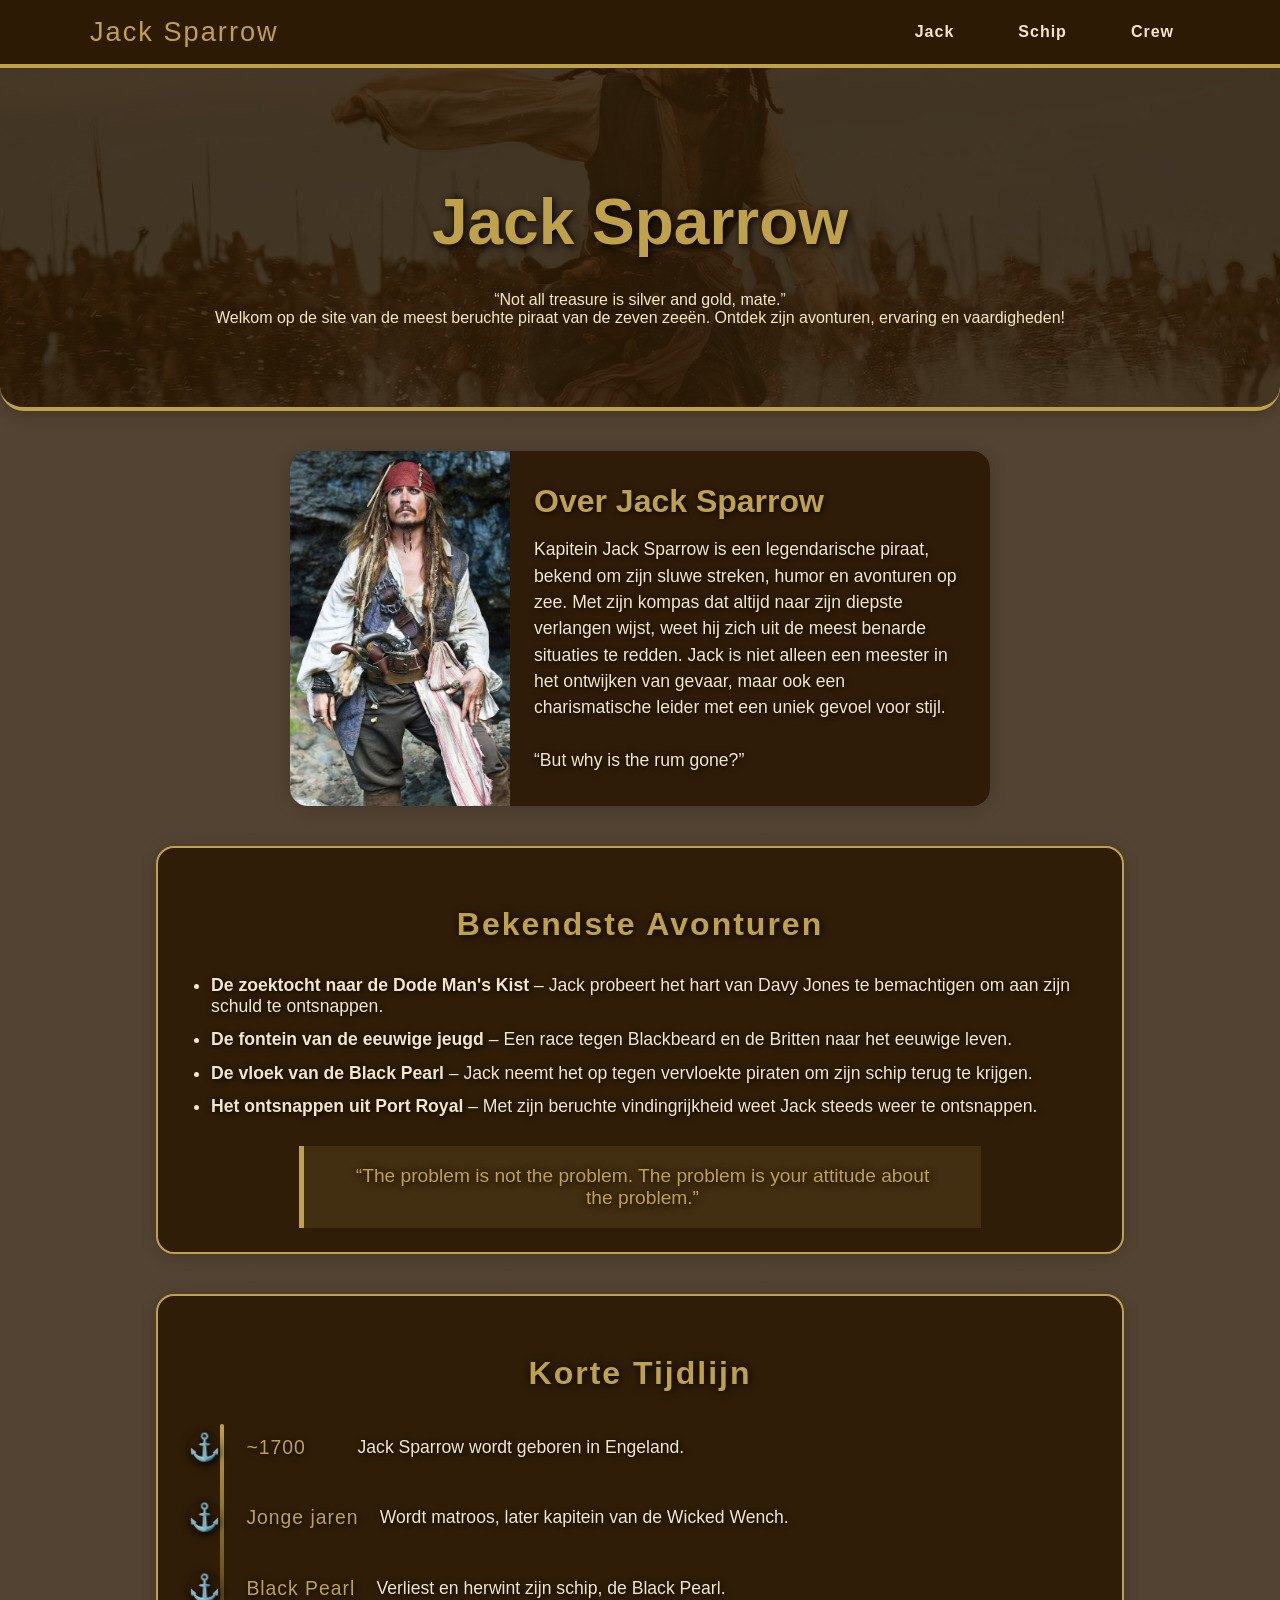
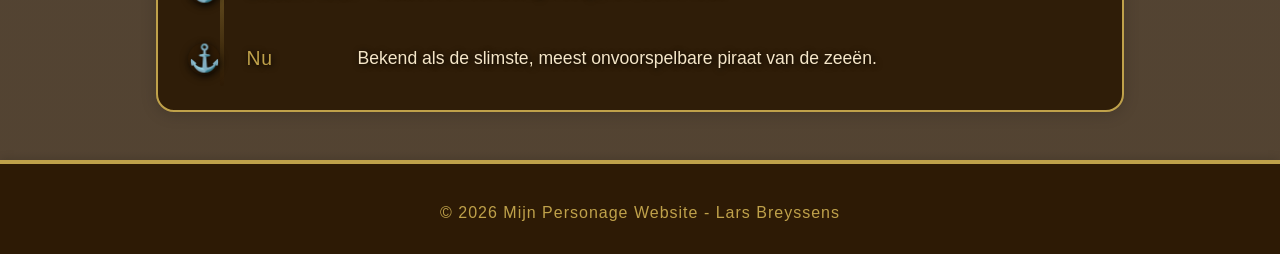
<file: index.html>
<!doctype html>
<html lang="nl">
  <head>
    <meta charset="UTF-8" />
    <meta name="viewport" content="width=device-width, initial-scale=1.0" />
    <title>Mijn Personage Website - Jack Sparrow</title>
    <link rel="stylesheet" href="style.css" />
  </head>
  <body>
    <nav>
      <div class="nav-container">
        <div class="nav-logo">Jack Sparrow</div>
        <button class="nav-toggle" aria-label="Menu" aria-expanded="false">
          <span class="bar"></span>
          <span class="bar"></span>
          <span class="bar"></span>
        </button>
        <ul class="nav-links">
          <li><a href="index.html">Jack</a></li>
          <li><a href="schip.html">Schip</a></li>
          <li><a href="crew.html">Crew</a></li>
        </ul>
      </div>
    </nav>
    <script>
      const navToggle = document.querySelector(".nav-toggle");
      const navLinks = document.querySelector(".nav-links");
      navToggle.addEventListener("click", function () {
        const expanded = navToggle.getAttribute("aria-expanded") === "true";
        navToggle.setAttribute("aria-expanded", !expanded);
        navLinks.classList.toggle("nav-open");
      });
    </script>

    <section class="hero">
      <h1>Jack Sparrow</h1>
      <p>
        “Not all treasure is silver and gold, mate.”<br />
        Welkom op de site van de meest beruchte piraat van de zeven zeeën.
        Ontdek zijn avonturen, ervaring en vaardigheden!
      </p>
    </section>

    <section class="about-section">
      <div class="about-container">
        <div class="about-img">
          <img src="images/jack.avif" alt="Jack Sparrow" />
        </div>
        <div class="about-text">
          <h2>Over Jack Sparrow</h2>
          <p>
            Kapitein Jack Sparrow is een legendarische piraat, bekend om zijn
            sluwe streken, humor en avonturen op zee. Met zijn kompas dat altijd
            naar zijn diepste verlangen wijst, weet hij zich uit de meest
            benarde situaties te redden. Jack is niet alleen een meester in het
            ontwijken van gevaar, maar ook een charismatische leider met een
            uniek gevoel voor stijl.<br /><br />
            “But why is the rum gone?”
          </p>
        </div>
      </div>
    </section>

    <section class="adventure-section">
      <h2 class="adventure-title">Bekendste Avonturen</h2>
      <ul class="adventure-list">
        <li>
          <strong>De zoektocht naar de Dode Man's Kist</strong> – Jack probeert
          het hart van Davy Jones te bemachtigen om aan zijn schuld te
          ontsnappen.
        </li>
        <li>
          <strong>De fontein van de eeuwige jeugd</strong> – Een race tegen
          Blackbeard en de Britten naar het eeuwige leven.
        </li>
        <li>
          <strong>De vloek van de Black Pearl</strong> – Jack neemt het op tegen
          vervloekte piraten om zijn schip terug te krijgen.
        </li>
        <li>
          <strong>Het ontsnappen uit Port Royal</strong> – Met zijn beruchte
          vindingrijkheid weet Jack steeds weer te ontsnappen.
        </li>
      </ul>
      <blockquote class="jack-quote">
        “The problem is not the problem. The problem is your attitude about the
        problem.”
      </blockquote>
    </section>

    <section class="timeline-section">
      <h2 class="timeline-title">Korte Tijdlijn</h2>
      <div class="timeline">
        <div class="timeline-item">
          <span class="timeline-year">~1700</span>
          <span class="timeline-desc"
            >Jack Sparrow wordt geboren in Engeland.</span
          >
        </div>
        <div class="timeline-item">
          <span class="timeline-year">Jonge jaren</span>
          <span class="timeline-desc"
            >Wordt matroos, later kapitein van de Wicked Wench.</span
          >
        </div>
        <div class="timeline-item">
          <span class="timeline-year">Black Pearl</span>
          <span class="timeline-desc"
            >Verliest en herwint zijn schip, de Black Pearl.</span
          >
        </div>
        <div class="timeline-item">
          <span class="timeline-year">Nu</span>
          <span class="timeline-desc"
            >Bekend als de slimste, meest onvoorspelbare piraat van de
            zeeën.</span
          >
        </div>
      </div>
    </section>

    <footer>
      <p>&copy; 2026 Mijn Personage Website - Lars Breyssens</p>
    </footer>
  </body>
</html>
</file>
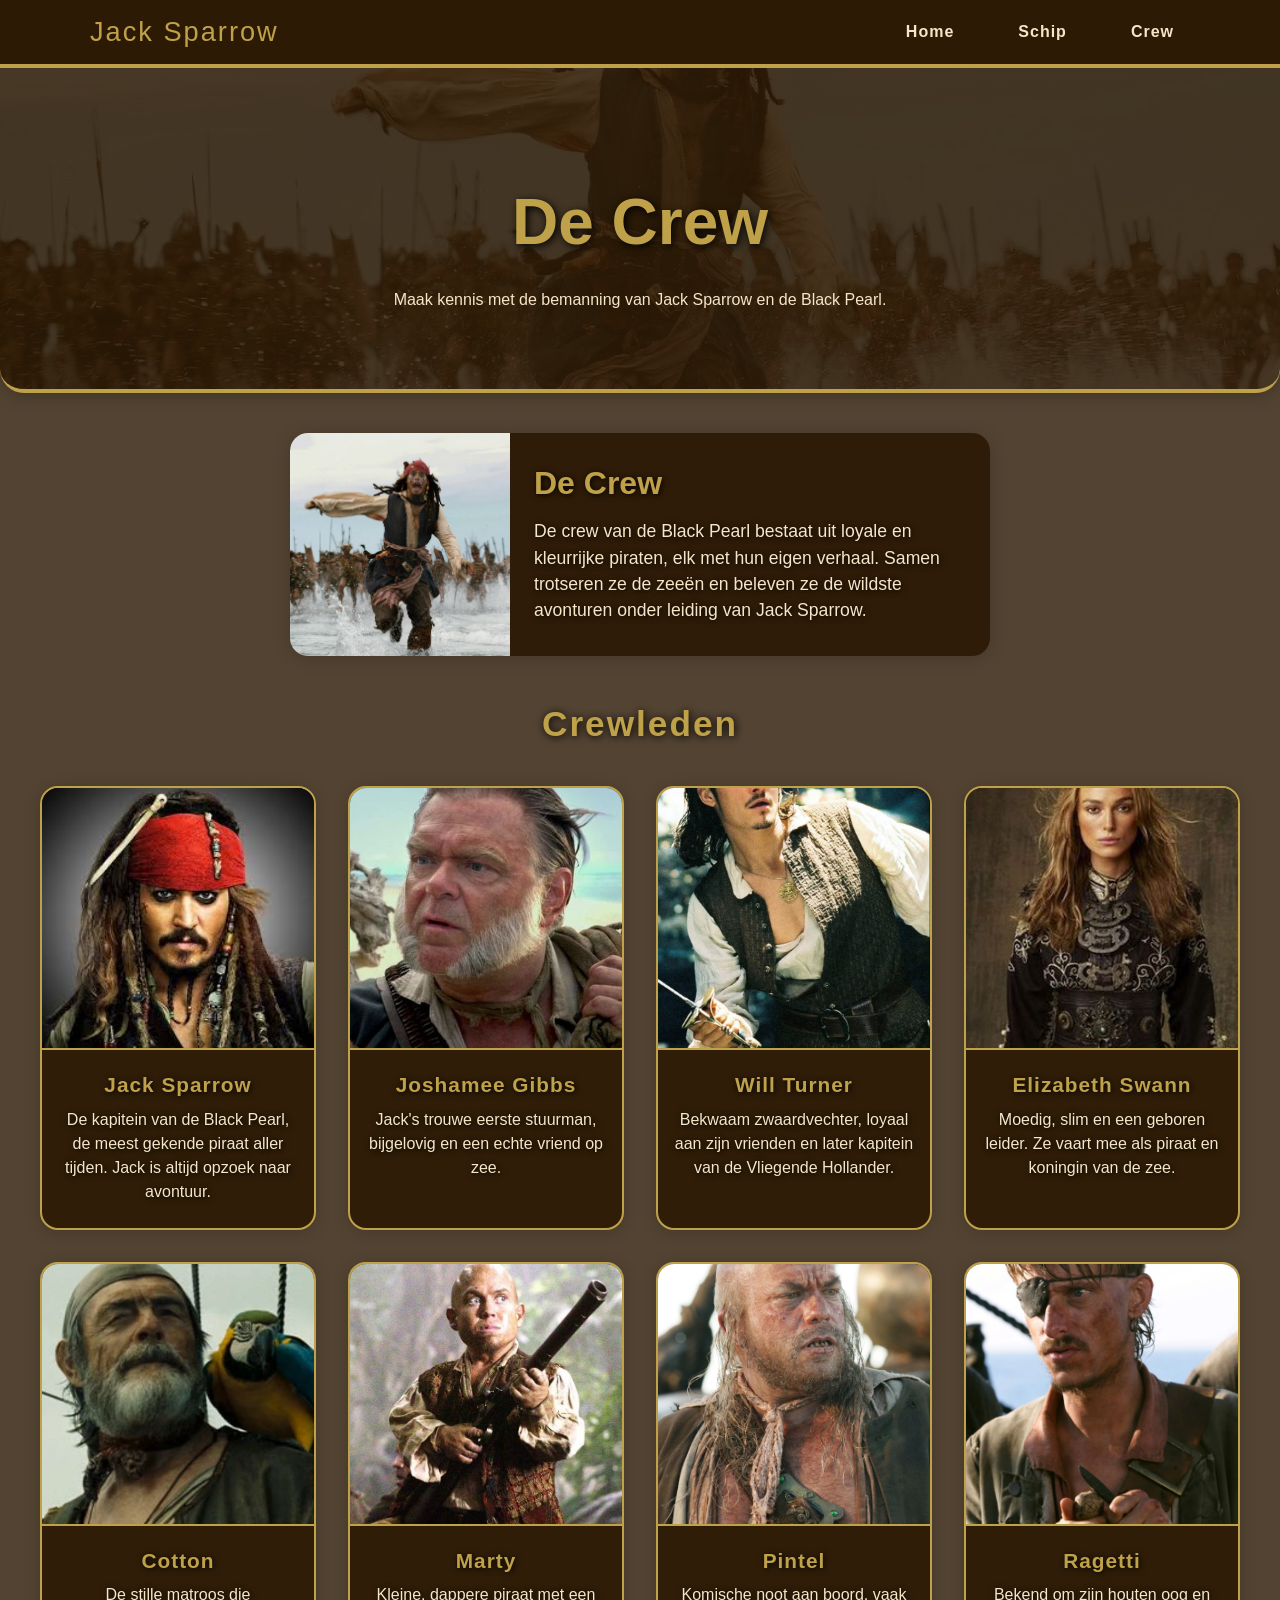
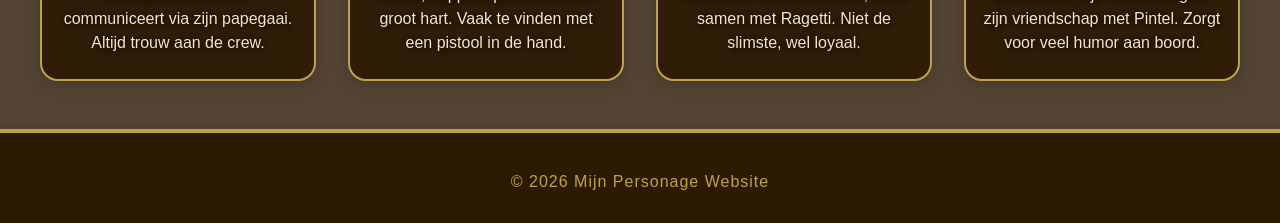
<file: crew.html>
<!doctype html>
<html lang="nl">
  <head>
    <meta charset="UTF-8" />
    <meta name="viewport" content="width=device-width, initial-scale=1.0" />
    <title>Crew van Jack Sparrow</title>
    <link rel="stylesheet" href="style.css" />
  </head>
  <body>
    <nav>
      <div class="nav-container">
        <div class="nav-logo">Jack Sparrow</div>
        <button class="nav-toggle" aria-label="Menu" aria-expanded="false">
          <span class="bar"></span>
          <span class="bar"></span>
          <span class="bar"></span>
        </button>
        <ul class="nav-links">
          <li><a href="index.html">Home</a></li>
          <li><a href="schip.html">Schip</a></li>
          <li><a href="crew.html">Crew</a></li>
        </ul>
      </div>
    </nav>
    <section class="hero">
      <h1>De Crew</h1>
      <p>Maak kennis met de bemanning van Jack Sparrow en de Black Pearl.</p>
    </section>
    <section class="about-section">
      <div class="about-container">
        <div class="about-img">
          <img src="images/Main.avif" alt="Crew" />
        </div>
        <div class="about-text">
          <h2>De Crew</h2>
          <p>
            De crew van de Black Pearl bestaat uit loyale en kleurrijke piraten,
            elk met hun eigen verhaal. Samen trotseren ze de zeeën en beleven ze
            de wildste avonturen onder leiding van Jack Sparrow.
          </p>
        </div>
      </div>
    </section>
    <section class="crew-list-section">
      <h2 class="crew-list-title">Crewleden</h2>
      <div class="crew-list">
        <div class="crew-member">
          <img src="images/Jacks.jpeg" alt="Jack Sparrow" />
          <div class="crew-info">
            <h3>Jack Sparrow</h3>
            <p>
              De kapitein van de Black Pearl, de meest gekende piraat aller
              tijden. Jack is altijd opzoek naar avontuur.
            </p>
          </div>
        </div>
        <div class="crew-member">
          <img src="images/Joshamee_Gibbs.jpg" alt="Joshamee Gibbs" />
          <div class="crew-info">
            <h3>Joshamee Gibbs</h3>
            <p>
              Jack's trouwe eerste stuurman, bijgelovig en een echte vriend op
              zee.
            </p>
          </div>
        </div>
        <div class="crew-member">
          <img src="images/will.jpg" alt="Will Turner" />
          <div class="crew-info">
            <h3>Will Turner</h3>
            <p>
              Bekwaam zwaardvechter, loyaal aan zijn vrienden en later kapitein
              van de Vliegende Hollander.
            </p>
          </div>
        </div>

        <div class="crew-member">
          <img src="images/ElizabethSwann.jpg" alt="Elizabeth Swann" />
          <div class="crew-info">
            <h3>Elizabeth Swann</h3>
            <p>
              Moedig, slim en een geboren leider. Ze vaart mee als piraat en
              koningin van de zee.
            </p>
          </div>
        </div>
        <div class="crew-member">
          <img src="images/Cotton.webp" alt="Cotton" />
          <div class="crew-info">
            <h3>Cotton</h3>
            <p>
              De stille matroos die communiceert via zijn papegaai. Altijd trouw
              aan de crew.
            </p>
          </div>
        </div>
        <div class="crew-member">
          <img src="images/Marty.webp" alt="Marty" />
          <div class="crew-info">
            <h3>Marty</h3>
            <p>
              Kleine, dappere piraat met een groot hart. Vaak te vinden met een
              pistool in de hand.
            </p>
          </div>
        </div>
        <div class="crew-member">
          <img src="images/Pintel_AWE_Cropped.webp" alt="Pintel" />
          <div class="crew-info">
            <h3>Pintel</h3>
            <p>
              Komische noot aan boord, vaak samen met Ragetti. Niet de slimste,
              wel loyaal.
            </p>
          </div>
        </div>
        <div class="crew-member">
          <img src="images/Ragetti_eyepatch.webp" alt="Ragetti" />
          <div class="crew-info">
            <h3>Ragetti</h3>
            <p>
              Bekend om zijn houten oog en zijn vriendschap met Pintel. Zorgt
              voor veel humor aan boord.
            </p>
          </div>
        </div>
      </div>
    </section>

    <footer>
      <p>&copy; 2026 Mijn Personage Website</p>
    </footer>
    <script>
      const navToggle = document.querySelector(".nav-toggle");
      const navLinks = document.querySelector(".nav-links");
      navToggle.addEventListener("click", function () {
        const expanded = navToggle.getAttribute("aria-expanded") === "true";
        navToggle.setAttribute("aria-expanded", !expanded);
        navLinks.classList.toggle("nav-open");
      });
    </script>
  </body>
</html>
</file>
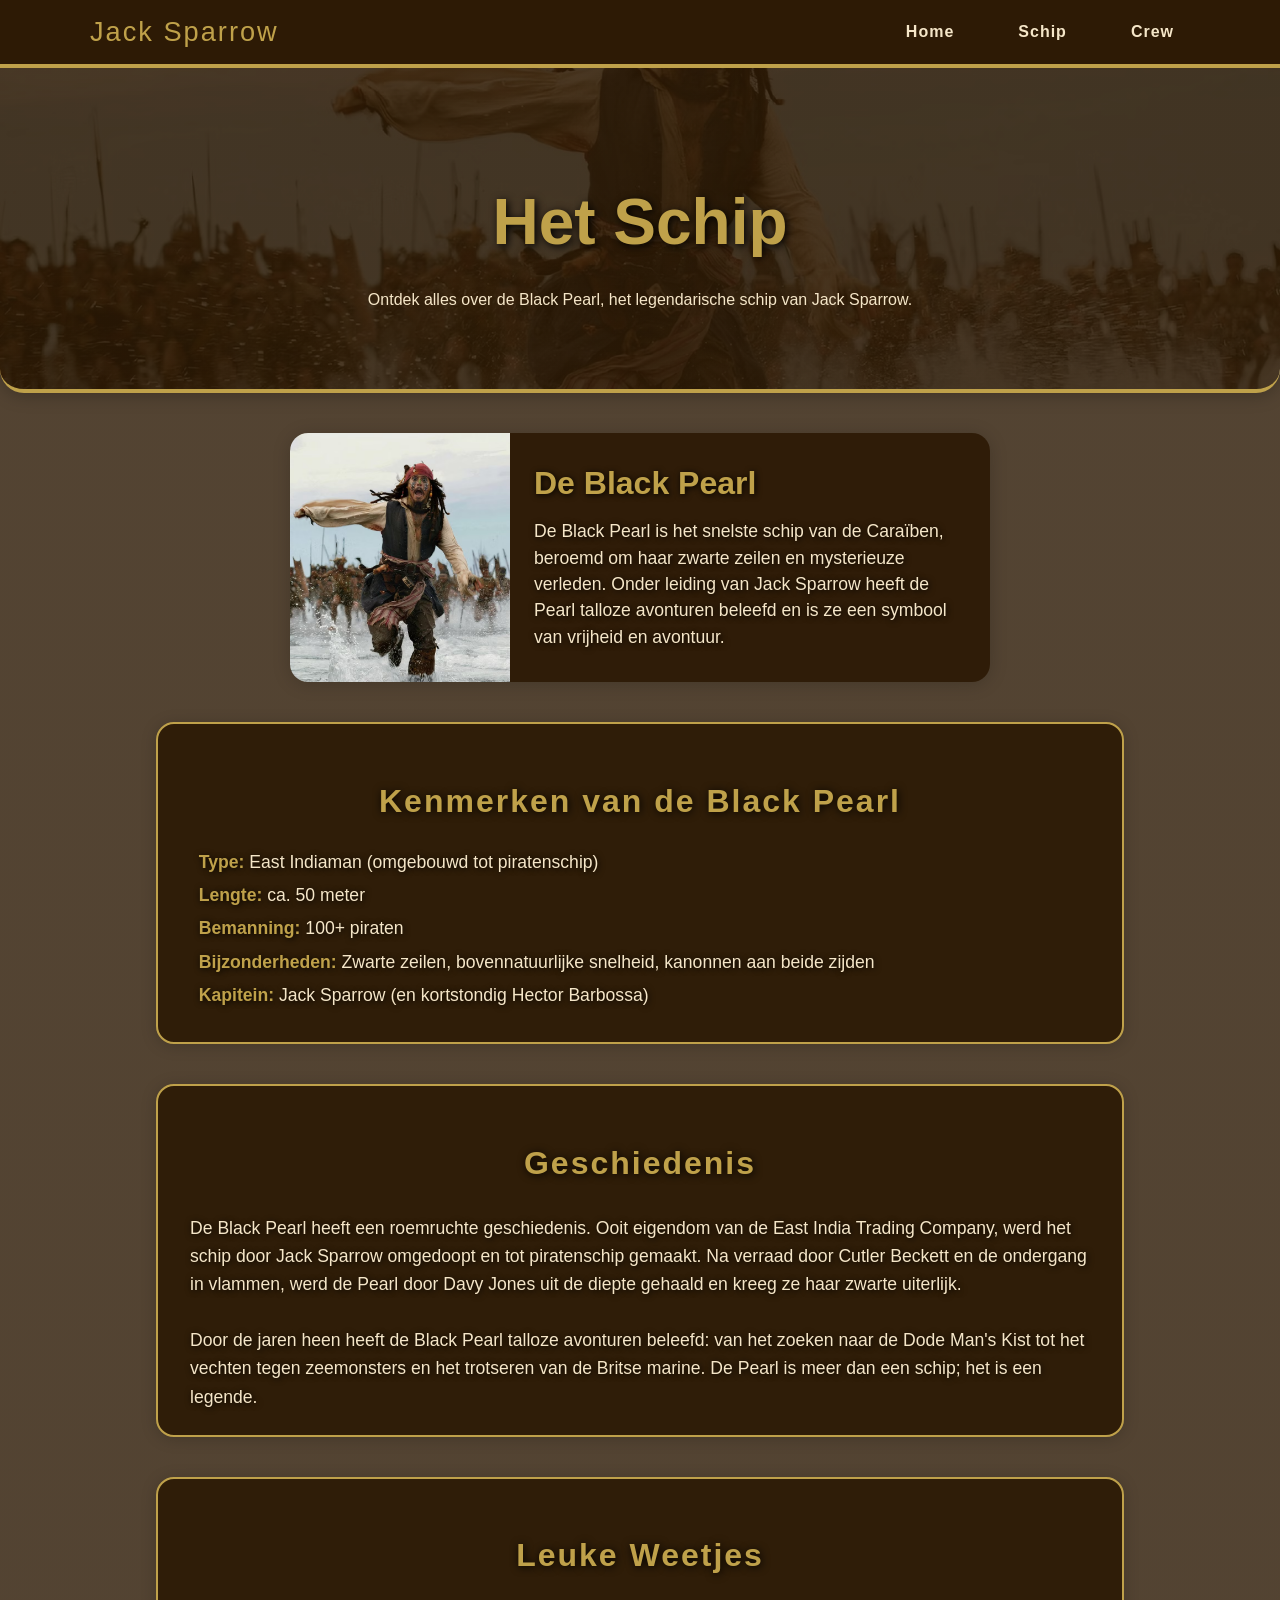
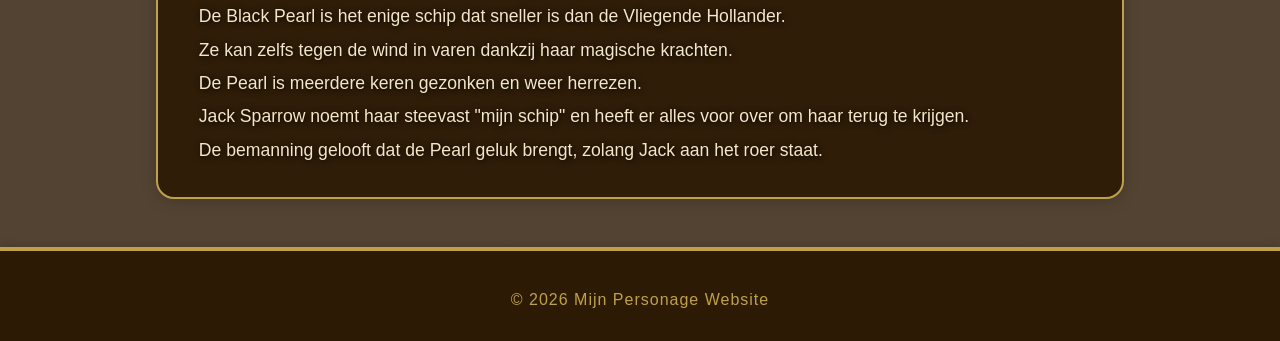
<file: schip.html>
<!doctype html>
<html lang="nl">
  <head>
    <meta charset="UTF-8" />
    <meta name="viewport" content="width=device-width, initial-scale=1.0" />
    <title>Het Schip van Jack Sparrow</title>
    <link rel="stylesheet" href="style.css" />
  </head>

  <body>
    <nav>
      <div class="nav-container">
        <div class="nav-logo">Jack Sparrow</div>
        <button class="nav-toggle" aria-label="Menu" aria-expanded="false">
          <span class="bar"></span>
          <span class="bar"></span>
          <span class="bar"></span>
        </button>
        <ul class="nav-links">
          <li><a href="index.html">Home</a></li>
          <li><a href="schip.html">Schip</a></li>
          <li><a href="crew.html">Crew</a></li>
        </ul>
      </div>
    </nav>
    <section class="hero">
      <h1>Het Schip</h1>
      <p>
        Ontdek alles over de Black Pearl, het legendarische schip van Jack
        Sparrow.
      </p>
    </section>

    <section class="about-section">
      <div class="about-container">
        <div class="about-img">
          <img src="images/Main.avif" alt="Black Pearl" />
        </div>
        <div class="about-text">
          <h2>De Black Pearl</h2>
          <p>
            De Black Pearl is het snelste schip van de Caraïben, beroemd om haar
            zwarte zeilen en mysterieuze verleden. Onder leiding van Jack
            Sparrow heeft de Pearl talloze avonturen beleefd en is ze een
            symbool van vrijheid en avontuur.
          </p>
        </div>
      </div>
    </section>

    <section class="ship-details-section">
      <h2 class="ship-details-title">Kenmerken van de Black Pearl</h2>
      <ul class="ship-details-list">
        <li>
          <strong>Type:</strong> East Indiaman (omgebouwd tot piratenschip)
        </li>
        <li><strong>Lengte:</strong> ca. 50 meter</li>
        <li><strong>Bemanning:</strong> 100+ piraten</li>
        <li>
          <strong>Bijzonderheden:</strong> Zwarte zeilen, bovennatuurlijke
          snelheid, kanonnen aan beide zijden
        </li>
        <li>
          <strong>Kapitein:</strong> Jack Sparrow (en kortstondig Hector
          Barbossa)
        </li>
      </ul>
    </section>

    <section class="ship-history-section">
      <h2 class="ship-details-title">Geschiedenis</h2>
      <p class="ship-history-text">
        De Black Pearl heeft een roemruchte geschiedenis. Ooit eigendom van de
        East India Trading Company, werd het schip door Jack Sparrow omgedoopt
        en tot piratenschip gemaakt. Na verraad door Cutler Beckett en de
        ondergang in vlammen, werd de Pearl door Davy Jones uit de diepte
        gehaald en kreeg ze haar zwarte uiterlijk.<br /><br />
        Door de jaren heen heeft de Black Pearl talloze avonturen beleefd: van
        het zoeken naar de Dode Man's Kist tot het vechten tegen zeemonsters en
        het trotseren van de Britse marine. De Pearl is meer dan een schip; het
        is een legende.
      </p>
    </section>

    <section class="ship-facts-section">
      <h2 class="ship-details-title">Leuke Weetjes</h2>
      <ul class="ship-facts-list">
        <li>
          De Black Pearl is het enige schip dat sneller is dan de Vliegende
          Hollander.
        </li>
        <li>
          Ze kan zelfs tegen de wind in varen dankzij haar magische krachten.
        </li>
        <li>De Pearl is meerdere keren gezonken en weer herrezen.</li>
        <li>
          Jack Sparrow noemt haar steevast "mijn schip" en heeft er alles voor
          over om haar terug te krijgen.
        </li>
        <li>
          De bemanning gelooft dat de Pearl geluk brengt, zolang Jack aan het
          roer staat.
        </li>
      </ul>
    </section>

    <footer>
      <p>&copy; 2026 Mijn Personage Website</p>
    </footer>
    <script>
      const navToggle = document.querySelector(".nav-toggle");
      const navLinks = document.querySelector(".nav-links");
      navToggle.addEventListener("click", function () {
        const expanded = navToggle.getAttribute("aria-expanded") === "true";
        navToggle.setAttribute("aria-expanded", !expanded);
        navLinks.classList.toggle("nav-open");
      });
    </script>
  </body>
</html>
</file>
<file: style.css>
.timeline-section {
  position: relative;
}
.timeline {
  display: flex;
  flex-direction: column;
  gap: 2.2em;
  position: relative;
  margin-left: 30px;
}
.timeline::before {
  content: "";
  position: absolute;
  left: 0;
  top: 0;
  width: 4px;
  height: 100%;
  background: linear-gradient(to bottom, #bfa14a 0%, #2d1a05 100%);
  border-radius: 2px;
}
.timeline-item {
  display: flex;
  align-items: flex-start;
  gap: 1.2em;
  color: #f5e6c8;
  font-size: 1.1em;
  text-shadow: 1px 1px 6px #000;
  position: relative;
  transition:
    background 0.18s,
    box-shadow 0.18s;
  border-radius: 10px;
  padding: 0.7em 1em 0.7em 1.5em;
  margin-bottom: 0.2em;
  cursor: pointer;
}
.timeline-item::before {
  content: "\2693";
  font-size: 1.5em;
  color: #bfa14a;
  position: absolute;
  left: -32px;
  top: 50%;
  transform: translateY(-50%);
  background: #2d1a05;
  border-radius: 50%;
  width: 32px;
  height: 32px;
  display: flex;
  align-items: center;
  justify-content: center;
  box-shadow: 0 2px 8px #0007;
}
.timeline-item:hover {
  background: rgba(191, 161, 74, 0.13);
  box-shadow: 0 2px 16px #bfa14a55;
  color: #bfa14a;
}
.timeline-item:hover .timeline-year {
  color: #fff;
}
.timeline-year {
  min-width: 90px;
  color: #bfa14a;
  font-family: "Pirata One", "Arial", cursive, sans-serif;
  font-size: 1.1em;
  letter-spacing: 1px;
  transition: color 0.18s;
}
.timeline-desc {
  flex: 1;
  transition: color 0.18s;
}
@media (max-width: 700px) {
  .timeline {
    margin-left: 18px;
    gap: 1.2em;
  }
  .timeline-item::before {
    left: -20px;
    width: 22px;
    height: 22px;
    font-size: 1em;
  }
  .timeline-year {
    min-width: 60px;
    font-size: 1em;
  }
}
/* Homepage extra content */
.adventure-section {
  max-width: 900px;
  margin: 2.5em auto 2em auto;
  background: rgba(45, 26, 5, 0.93);
  border-radius: 18px;
  box-shadow: 0 2px 16px rgba(0, 0, 0, 0.18);
  padding: 2em 2em 1.5em 2em;
  border: 2px solid #bfa14a;
}
.adventure-title {
  color: #bfa14a;
  font-family: "Pirata One", "Arial", cursive, sans-serif;
  font-size: 2em;
  margin-bottom: 1em;
  text-align: center;
  letter-spacing: 2px;
  text-shadow: 1px 1px 8px #000;
}
.adventure-list {
  color: #f5e6c8;
  font-size: 1.1em;
  margin-bottom: 1.5em;
  padding-left: 1.2em;
}
.adventure-list li {
  margin-bottom: 0.7em;
  text-shadow: 1px 1px 6px #000;
}
.jack-quote {
  display: block;
  margin: 1.5em auto 0 auto;
  padding: 1em 2em;
  background: rgba(191, 161, 74, 0.13);
  border-left: 5px solid #bfa14a;
  color: #bfa14a;
  font-family: "Pirata One", "Arial", cursive, sans-serif;
  font-size: 1.2em;
  text-align: center;
  max-width: 600px;
  text-shadow: 1px 1px 8px #000;
}
.timeline-section {
  max-width: 900px;
  margin: 2.5em auto 2em auto;
  background: rgba(45, 26, 5, 0.93);
  border-radius: 18px;
  box-shadow: 0 2px 16px rgba(0, 0, 0, 0.18);
  padding: 2em 2em 1.5em 2em;
  border: 2px solid #bfa14a;
}
.timeline-title {
  color: #bfa14a;
  font-family: "Pirata One", "Arial", cursive, sans-serif;
  font-size: 2em;
  margin-bottom: 1em;
  text-align: center;
  letter-spacing: 2px;
  text-shadow: 1px 1px 8px #000;
}
.timeline {
  display: flex;
  flex-direction: column;
  gap: 1.2em;
}
.timeline-item {
  display: flex;
  align-items: center;
  gap: 1.2em;
  color: #f5e6c8;
  font-size: 1.1em;
  text-shadow: 1px 1px 6px #000;
}
.timeline-year {
  min-width: 90px;
  color: #bfa14a;
  font-family: "Pirata One", "Arial", cursive, sans-serif;
  font-size: 1.1em;
  letter-spacing: 1px;
}
.timeline-desc {
  flex: 1;
}
@media (max-width: 700px) {
  .adventure-section,
  .timeline-section {
    padding: 1.2em 0.7em 1em 0.7em;
  }
  .adventure-title,
  .timeline-title {
    font-size: 1.3em;
  }
  .timeline-year {
    min-width: 60px;
    font-size: 1em;
  }
}
/* Black Pearl background for schip.html */
body {
  background:
    linear-gradient(rgba(45, 26, 5, 0.82), rgba(45, 26, 5, 0.82)),
    url("https://static.wikia.nocookie.net/pirates/images/7/7e/BlackPearl-POTC5.png")
      center center/cover no-repeat;
}
/* Black Pearl Info Sections */
.ship-details-section,
.ship-history-section,
.ship-facts-section {
  max-width: 900px;
  margin: 2.5em auto 2em auto;
  background: rgba(45, 26, 5, 0.93);
  border-radius: 18px;
  box-shadow: 0 2px 16px rgba(0, 0, 0, 0.18);
  padding: 2em 2em 1.5em 2em;
  border: 2px solid #bfa14a;
}
.ship-details-title {
  color: #bfa14a;
  font-family: "Pirata One", "Arial", cursive, sans-serif;
  font-size: 2em;
  margin-bottom: 1em;
  text-align: center;
  letter-spacing: 2px;
  text-shadow: 1px 1px 8px #000;
}
.ship-details-list,
.ship-facts-list {
  list-style: none;
  padding: 0;
  margin: 0;
}
.ship-details-list li,
.ship-facts-list li {
  font-size: 1.1em;
  color: #f5e6c8;
  margin-bottom: 0.7em;
  padding-left: 0.5em;
  text-shadow: 1px 1px 6px #000;
}
.ship-details-list li strong {
  color: #bfa14a;
}
.ship-history-text {
  color: #f5e6c8;
  font-size: 1.1em;
  line-height: 1.6;
  text-shadow: 1px 1px 6px #000;
  margin: 0;
}
@media (max-width: 700px) {
  .ship-details-section,
  .ship-history-section,
  .ship-facts-section {
    padding: 1.2em 0.7em 1em 0.7em;
  }
  .ship-details-title {
    font-size: 1.3em;
  }
}
/* Crew List Section */
.crew-list-section {
  max-width: 1200px;
  margin: 3em auto 2em auto;
  padding: 0 1em;
}
.crew-list-title {
  color: #bfa14a;
  font-family: "Pirata One", "Arial", cursive, sans-serif;
  font-size: 2.2em;
  margin-bottom: 1.2em;
  text-align: center;
  letter-spacing: 2px;
  text-shadow: 1px 1px 8px #000;
}
.crew-list {
  display: grid;
  grid-template-columns: repeat(auto-fit, minmax(240px, 1fr));
  gap: 2em;
}
.crew-member {
  background: rgba(45, 26, 5, 0.93);
  border-radius: 18px;
  box-shadow: 0 2px 16px rgba(0, 0, 0, 0.18);
  overflow: hidden;
  display: flex;
  flex-direction: column;
  align-items: center;
  border: 2px solid #bfa14a;
  transition:
    transform 0.18s,
    box-shadow 0.18s;
}
.crew-member:hover {
  transform: translateY(-6px) scale(1.03);
  box-shadow: 0 8px 32px #000a;
  background: rgba(80, 50, 10, 0.97);
  transition:
    background 0.18s,
    transform 0.18s,
    box-shadow 0.18s;
}
.crew-member img {
  width: 100%;
  height: 260px;
  object-fit: cover;
  border-bottom: 2px solid #bfa14a;
  background: #bfa14a;
}
.crew-info {
  padding: 1.2em 1em 1.5em 1em;
  color: #f5e6c8;
  text-align: center;
}
.crew-info h3 {
  margin: 0.2em 0 0.5em 0;
  color: #bfa14a;
  font-family: "Pirata One", "Arial", cursive, sans-serif;
  font-size: 1.3em;
  letter-spacing: 1px;
  text-shadow: 1px 1px 6px #000;
}
.crew-info p {
  margin: 0;
  font-size: 1em;
  line-height: 1.5;
  text-shadow: 1px 1px 6px #000;
}
@media (max-width: 700px) {
  .crew-list {
    grid-template-columns: 1fr;
    gap: 1.2em;
  }
  .crew-member img {
    height: 180px;
  }
}
.nav-container {
  display: flex;
  align-items: center;
  justify-content: space-between;
  max-width: 1100px;
  margin: 0 auto;
  padding: 0 1em;
}
.nav-logo {
  font-family: "Pirata One", "Arial", cursive, sans-serif;
  font-size: 1.7em;
  color: #bfa14a;
  letter-spacing: 2px;
}
.nav-toggle {
  display: none;
  flex-direction: column;
  justify-content: center;
  width: 40px;
  height: 40px;
  background: none;
  border: none;
  cursor: pointer;
  z-index: 20;
}
.nav-toggle .bar {
  width: 28px;
  height: 4px;
  background: #bfa14a;
  margin: 4px 0;
  border-radius: 2px;
  transition: 0.3s;
}
.nav-links {
  display: flex;
  gap: 2em;
  list-style: none;
  margin: 0;
  padding: 0;
}
@media (max-width: 800px) {
  .nav-toggle {
    display: flex;
  }
  .nav-links {
    position: absolute;
    top: 64px;
    right: 0;
    background: #2d1a05;
    flex-direction: column;
    width: 180px;
    gap: 0;
    box-shadow: -2px 4px 16px rgba(0, 0, 0, 0.18);
    transform: translateX(100%);
    transition: transform 0.3s;
    z-index: 10;
    border-radius: 0 0 0 18px;
    overflow: hidden;
  }
  .nav-links li {
    border-bottom: 1px solid #bfa14a33;
  }
  .nav-links li:last-child {
    border-bottom: none;
  }
  .nav-links.nav-open {
    transform: translateX(0);
  }
  .nav-container {
    position: relative;
  }
}
@media (max-width: 700px) {
  .about-container {
    flex-direction: column;
    max-width: 95vw;
  }
  .about-img {
    max-width: 100%;
    min-width: 100px;
    height: 180px;
  }
  .hero h1 {
    font-size: 2.2em;
  }
  .grid-container {
    grid-template-columns: 1fr;
    gap: 1.2em;
  }
}

.about-section {
  display: flex;
  justify-content: center;
  align-items: center;
  margin: 2.5em 0 2em 0;
}
.about-container {
  display: flex;
  background: rgba(45, 26, 5, 0.92);
  border-radius: 18px;
  box-shadow: 0 2px 18px rgba(0, 0, 0, 0.18);
  overflow: hidden;
  max-width: 700px;
  width: 100%;
}
.about-img {
  flex: 1 1 180px;
  min-width: 160px;
  max-width: 220px;
  display: flex;
  align-items: stretch;
  background: #bfa14a;
}
.about-img img {
  width: 100%;
  height: 100%;
  object-fit: cover;
  display: block;
}
.about-text {
  flex: 2 1 320px;
  padding: 2em 1.5em;
  color: #f5e6c8;
  font-family: "Pirata One", "Arial", cursive, sans-serif;
  display: flex;
  flex-direction: column;
  justify-content: center;
}
.about-text h2 {
  margin-top: 0;
  color: #bfa14a;
  font-size: 2em;
  margin-bottom: 0.5em;
  text-shadow: 1px 1px 6px #000;
}
.about-text p {
  margin: 0;
  font-size: 1.1em;
  line-height: 1.5;
  text-shadow: 1px 1px 6px #000;
}
@media (max-width: 700px) {
  .about-container {
    flex-direction: column;
    max-width: 95vw;
  }
  .about-img {
    max-width: 100%;
    min-width: 100px;
    height: 180px;
  }
}
@import url("https://fonts.googleapis.com/css2?family=Pirata+One&display=swap");
.grid-section {
  display: flex;
  justify-content: center;
  align-items: center;
  margin: 2em 0;
}

.grid-container {
  display: grid;
  grid-template-columns: repeat(2, 180px);
  gap: 2em;
}

.grid-item {
  display: flex;
  align-items: center;
  justify-content: center;
  width: 180px;
  height: 180px;
  background: rgba(191, 161, 74, 0.95);
  border-radius: 16px;
  box-shadow: 0 2px 12px rgba(0, 0, 0, 0.18);
  text-decoration: none;
  transition:
    transform 0.2s,
    box-shadow 0.2s,
    background 0.2s;
  overflow: hidden;
  border: 3px solid #2d1a05;
}
.grid-item:hover {
  transform: translateY(-10px) scale(1.08) rotate(-2deg);
  box-shadow: 0 10px 32px #000;
  background: linear-gradient(135deg, #bfa14a 60%, #2d1a05 100%);
}

footer {
  background: #2d1a05;
  color: #bfa14a;
  text-align: center;
  padding: 1.5em 0 1em 0;
  margin-top: 3em;
  font-size: 1em;
  letter-spacing: 1px;
  box-shadow: 0 -2px 8px rgba(0, 0, 0, 0.12);
  border-top: 4px solid #bfa14a;
}
.img-placeholder {
  width: 100%;
  height: 100%;
  display: flex;
  align-items: center;
  justify-content: center;
  font-size: 1.3em;
  color: #2d1a05;
  background: rgba(245, 230, 200, 0.7);
  font-weight: bold;
  letter-spacing: 1px;
  font-family: "Pirata One", "Arial", cursive, sans-serif;
  text-shadow: 1px 1px 6px #bfa14a;
}
body {
  font-family: "Pirata One", "Arial", cursive, sans-serif;
  margin: 0;
  padding: 0;
  background-size: cover;
  color: #f5e6c8;
}
nav {
  background: #2d1a05;
  color: #f5e6c8;
  padding: 1em 0;
  border-bottom: 4px solid #bfa14a;
  position: sticky;
  top: 0;
  z-index: 100;
}
nav ul {
  list-style: none;
  margin: 0;
  padding: 0;
  display: flex;
  justify-content: center;
}
nav ul li {
  margin: 0 1em;
}
nav ul li a {
  color: #f5e6c8;
  text-decoration: none;
  font-weight: bold;
  letter-spacing: 1px;
  transition: color 0.2s;
}
nav ul li a:hover {
  color: #bfa14a;
}
.hero {
  background: rgba(45, 26, 5, 0.65);
  padding: 4em 2em;
  text-align: center;
  box-shadow: 0 2px 18px rgba(0, 0, 0, 0.25);
  border-radius: 0 0 24px 24px;
  border-bottom: 4px solid #bfa14a;
}
.hero h1 {
  margin-bottom: 0.5em;
  font-family: "Pirata One", "Arial", cursive, sans-serif;
  font-size: 4em;
  color: #bfa14a;
  text-shadow: 2px 2px 8px #000;
}
.hero {
  background:
    linear-gradient(rgba(45, 26, 5, 0.85), rgba(45, 26, 5, 0.85)),
    url("images/Main.avif") center/cover no-repeat;
  padding: 4em 2em;
  text-align: center;
  box-shadow: 0 2px 18px rgba(0, 0, 0, 0.25);
  border-radius: 0 0 24px 24px;
  border-bottom: 4px solid #bfa14a;
}
</file>
